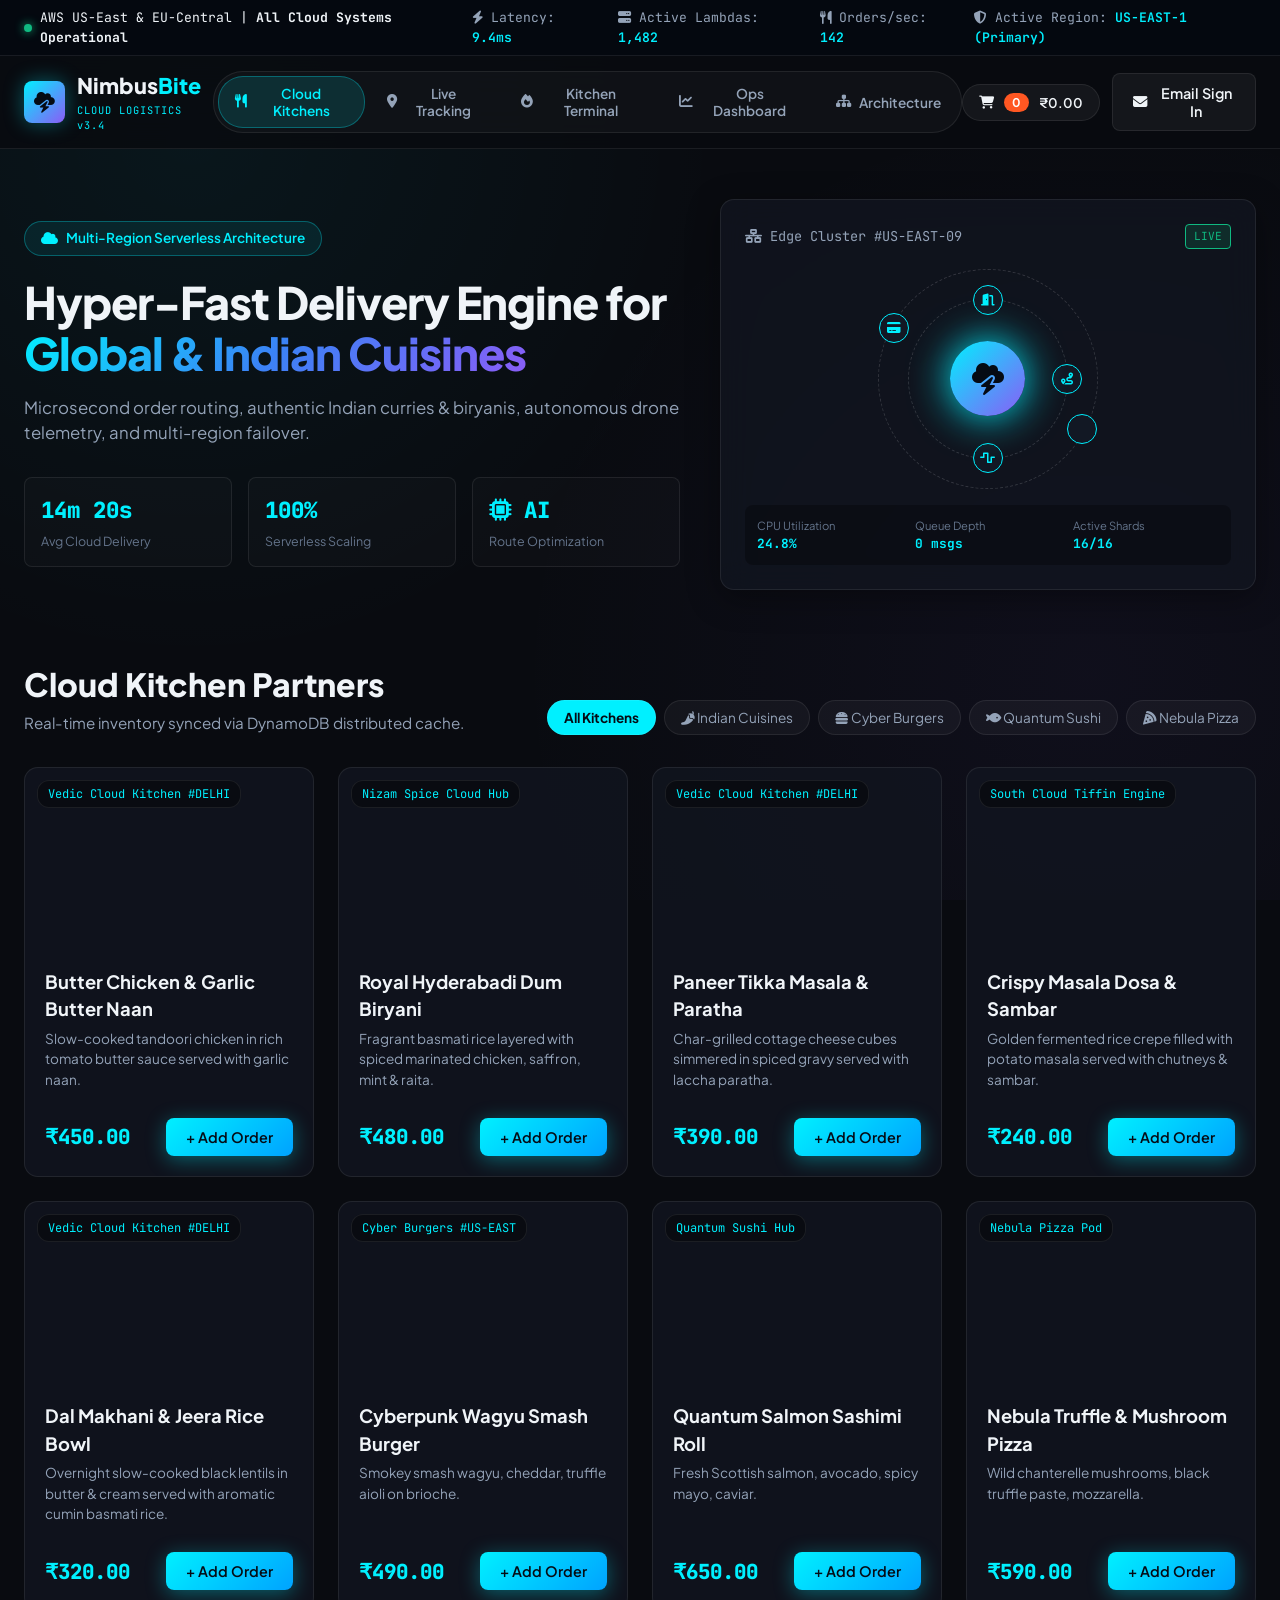
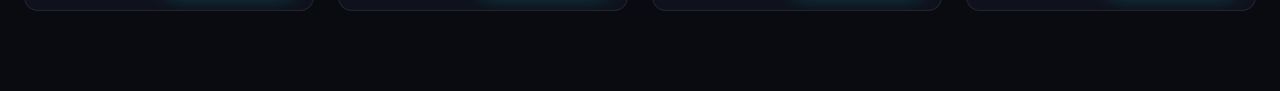
<file: index.html>
<!DOCTYPE html>
<html lang="en">
<head>
    <meta charset="UTF-8">
    <meta name="viewport" content="width=device-width, initial-scale=1.0">
    <title>NimbusBite | Cloud Food Delivery (INR ₹ Pricing)</title>
    <!-- Google Fonts -->
    <link rel="preconnect" href="https://fonts.googleapis.com">
    <link rel="preconnect" href="https://fonts.gstatic.com" crossorigin>
    <link href="https://fonts.googleapis.com/css2?family=JetBrains+Mono:wght@400;600;800&family=Plus+Jakarta+Sans:wght@300;400;500;600;700;800&display=swap" rel="stylesheet">
    <!-- FontAwesome icons -->
    <link rel="stylesheet" href="https://cdnjs.cloudflare.com/ajax/libs/font-awesome/6.4.0/css/all.min.css">
    
        <link rel="stylesheet" href="style.css">

</head>
<body>
    <!-- Top Global Cloud Bar -->
    <header class="global-cloud-bar">
        <div class="container bar-content">
            <div class="cloud-status-indicator">
                <span class="pulse-dot" id="global-pulse-dot"></span>
                <span class="status-text" id="global-status-text">AWS US-East & EU-Central | <strong>All Cloud Systems Operational</strong></span>
            </div>
            <div class="metrics-ticker">
                <div class="metric-item"><i class="fa-solid fa-bolt"></i> Latency: <span id="ticker-latency">9.4ms</span></div>
                <div class="metric-item"><i class="fa-solid fa-server"></i> Active Lambdas: <span id="ticker-lambdas">1,482</span></div>
                <div class="metric-item"><i class="fa-solid fa-utensils"></i> Orders/sec: <span id="ticker-ops">142</span></div>
                <div class="metric-item"><i class="fa-solid fa-shield-halved"></i> Active Region: <span id="ticker-region">US-EAST-1 (Primary)</span></div>
            </div>
        </div>
    </header>

    <!-- Navigation Header -->
    <nav class="main-navbar">
        <div class="container nav-container">
            <a href="#" class="brand-logo">
                <div class="logo-icon"><i class="fa-solid fa-cloud-bolt"></i></div>
                <div class="logo-text">
                    <span class="brand-name">Nimbus<span class="accent-text">Bite</span></span>
                    <span class="brand-tag">CLOUD LOGISTICS v3.4</span>
                </div>
            </a>
            <div class="nav-links">
                <button class="nav-btn active" data-tab="tab-ordering"><i class="fa-solid fa-utensils"></i> Cloud Kitchens</button>
                <button class="nav-btn" data-tab="tab-tracking"><i class="fa-solid fa-location-dot"></i> Live Tracking</button>
                <button class="nav-btn" data-tab="tab-kitchen"><i class="fa-solid fa-fire"></i> Kitchen Terminal</button>
                <button class="nav-btn" data-tab="tab-dashboard"><i class="fa-solid fa-chart-line"></i> Ops Dashboard</button>
                <button class="nav-btn" data-tab="tab-architecture"><i class="fa-solid fa-sitemap"></i> Architecture</button>
            </div>
            
            <div class="nav-actions">
                <button class="cart-trigger-btn" id="open-cart-btn">
                    <i class="fa-solid fa-cart-shopping"></i>
                    <span class="cart-badge" id="cart-count">0</span>
                    <span id="cart-total-nav">₹0.00</span>
                </button>

                <div id="nav-auth-container">
                    <button class="btn btn-outline" id="open-login-btn">
                        <i class="fa-solid fa-envelope"></i> Email Sign In
                    </button>
                </div>
            </div>
        </div>
    </nav>

    <!-- Hero Banner -->
    <main class="main-content">
        <section class="hero-banner">
            <div class="container hero-container">
                <div class="hero-text-col">
                    <div class="cloud-pill"><i class="fa-solid fa-cloud"></i> Multi-Region Serverless Architecture</div>
                    <h1 class="hero-title">Hyper-Fast Delivery Engine for <span class="gradient-text">Global & Indian Cuisines</span></h1>
                    <p class="hero-subtitle">Microsecond order routing, authentic Indian curries & biryanis, autonomous drone telemetry, and multi-region failover.</p>
                    <div class="hero-stats-grid">
                        <div class="hero-stat-card"><div class="stat-value">14m 20s</div><div class="stat-label">Avg Cloud Delivery</div></div>
                        <div class="hero-stat-card"><div class="stat-value">100%</div><div class="stat-label">Serverless Scaling</div></div>
                        <div class="hero-stat-card"><div class="stat-value"><i class="fa-solid fa-microchip"></i> AI</div><div class="stat-label">Route Optimization</div></div>
                    </div>
                </div>
                <div class="hero-visual-col">
                    <div class="cloud-node-card glass-panel">
                        <div class="node-header"><span class="node-title"><i class="fa-solid fa-network-wired"></i> Edge Cluster #US-EAST-09</span><span class="node-badge">LIVE</span></div>
                        <div class="node-visualizer">
                            <div class="cloud-core"><i class="fa-solid fa-cloud-bolt"></i></div>
                            <div class="orbital-ring ring-1">
                                <div class="orbital-node n1" title="API Gateway"><i class="fa-solid fa-door-open"></i></div>
                                <div class="orbital-node n2" title="Kafka Stream"><i class="fa-solid fa-wave-square"></i></div>
                                <div class="orbital-node n3" title="Geo Dispatch Engine"><i class="fa-solid fa-route"></i></div>
                            </div>
                            <div class="orbital-ring ring-2">
                                <div class="orbital-node n4" title="Payment Lambda"><i class="fa-solid fa-credit-card"></i></div>
                                <div class="orbital-node n5" title="Drone Mesh"><i class="fa-solid fa-drone"></i></div>
                            </div>
                        </div>
                        <div class="node-footer-metrics">
                            <div class="mini-metric"><span>CPU Utilization</span><strong id="node-cpu">24.8%</strong></div>
                            <div class="mini-metric"><span>Queue Depth</span><strong>0 msgs</strong></div>
                            <div class="mini-metric"><span>Active Shards</span><strong>16/16</strong></div>
                        </div>
                    </div>
                </div>
            </div>
        </section>

        <!-- Tab 1: Cloud Kitchens with Indian Cuisine Filter & INR Pricing -->
        <section class="tab-pane active" id="tab-ordering">
            <div class="container">
                <div class="section-header">
                    <div><h2 class="section-title">Cloud Kitchen Partners</h2><p class="section-subtitle">Real-time inventory synced via DynamoDB distributed cache.</p></div>
                    <div class="filter-controls">
                        <button class="filter-btn active" data-category="all">All Kitchens</button>
                        <button class="filter-btn" data-category="indian"><i class="fa-solid fa-pepper-hot"></i> Indian Cuisines</button>
                        <button class="filter-btn" data-category="burgers"><i class="fa-solid fa-burger"></i> Cyber Burgers</button>
                        <button class="filter-btn" data-category="sushi"><i class="fa-solid fa-fish"></i> Quantum Sushi</button>
                        <button class="filter-btn" data-category="pizza"><i class="fa-solid fa-pizza-slice"></i> Nebula Pizza</button>
                    </div>
                </div>
                <div class="menu-grid" id="menu-items-grid"></div>
            </div>
        </section>

        <!-- Tab 2: Dispatch & Telemetry Map -->
        <section class="tab-pane" id="tab-tracking">
            <div class="container">
                <div class="section-header">
                    <div><h2 class="section-title">Real-Time Dispatch Telemetry</h2><p class="section-subtitle">Live IoT stream carrying drone GPS coordinates.</p></div>
                    <button class="btn btn-secondary" id="simulate-order-btn"><i class="fa-solid fa-play"></i> Simulate Dispatch Order</button>
                </div>
                <div class="tracking-grid">
                    <div class="glass-panel map-container">
                        <div class="map-header">
                            <div><span class="pulse-dot active"></span> Stream: <code>wss://geo.nimbusbite.cloud/v3/feed</code></div>
                            <div>Autonomous Drone Mesh: <strong class="text-success">Active</strong></div>
                        </div>
                        <div class="map-viewport">
                            <div class="map-grid-lines"></div>
                            <div class="ai-heatmap-zone zone-1"></div>
                            <div class="ai-heatmap-zone zone-2"></div>
                            <div class="map-marker kitchen-marker" style="left: 20%; top: 30%;"><i class="fa-solid fa-store"></i><span class="marker-label">Vedic Hub Alpha</span></div>
                            <div class="map-marker customer-marker" style="left: 80%; top: 75%;"><i class="fa-solid fa-house-user"></i><span class="marker-label">Dropoff</span></div>
                            <div class="map-marker vehicle-marker" id="live-drone-marker" style="left: 20%; top: 30%;">
                                <div class="vehicle-icon"><i class="fa-solid fa-drone"></i></div>
                                <div class="vehicle-tag">Drone-X9 (<span id="drone-eta">12 min</span>)</div>
                            </div>
                            <svg class="map-path-svg" width="100%" height="100%"><path d="M 120 150 Q 300 100 480 375" fill="none" stroke="var(--accent-cyan)" stroke-width="3" stroke-dasharray="6,6"/></svg>
                        </div>
                        <div class="map-telemetry-bar">
                            <div>Altitude: <strong id="tel-alt">120m</strong></div>
                            <div>Speed: <strong id="tel-speed">48 km/h</strong></div>
                            <div>Battery: <strong>89%</strong></div>
                        </div>
                    </div>

                    <div class="glass-panel tracking-info-panel">
                        <h3 class="panel-heading"><i class="fa-solid fa-timeline"></i> Dispatch Pipeline</h3>
                        <div class="order-pipeline">
                            <div class="pipeline-step completed"><div class="step-icon"><i class="fa-solid fa-cloud-arrow-up"></i></div><div>Order Received (API Gateway)</div></div>
                            <div class="pipeline-step completed"><div class="step-icon"><i class="fa-solid fa-fire"></i></div><div>Cloud Kitchen Prep</div></div>
                            <div class="pipeline-step active"><div class="step-icon"><i class="fa-solid fa-drone"></i></div><div>Drone Dispatched</div></div>
                            <div class="pipeline-step" id="step-delivered"><div class="step-icon"><i class="fa-solid fa-circle-check"></i></div><div>Final Dropoff</div></div>
                        </div>
                        <h4 style="margin: 20px 0 10px;"><i class="fa-solid fa-terminal"></i> Kafka Event Topics</h4>
                        <div class="event-terminal" id="event-terminal-log">
                            <div><span class="log-time">[16:59:12]</span> <span class="log-topic">orders.created</span> -> Butter Chicken & Biryani order validated.</div>
                            <div><span class="log-time">[16:59:15]</span> <span class="log-topic">payments.processed</span> -> Stripe 200 OK.</div>
                        </div>
                    </div>
                </div>
            </div>
        </section>

        <!-- Tab 3: Kitchen Terminal -->
        <section class="tab-pane" id="tab-kitchen">
            <div class="container">
                <div class="section-header">
                    <div><h2 class="section-title">Cloud Kitchen Operator Terminal</h2><p class="section-subtitle">Real-time order prep queue synchronized via WebSockets.</p></div>
                    <button class="btn btn-outline" id="add-mock-order-btn"><i class="fa-solid fa-plus"></i> Inject Mock Order to Station</button>
                </div>
                <div class="kitchen-queue-grid" id="kitchen-queue-grid"></div>
            </div>
        </section>

        <!-- Tab 4: Cloud Telemetry Dashboard -->
        <section class="tab-pane" id="tab-dashboard">
            <div class="container">
                <div class="section-header">
                    <div><h2 class="section-title">Cloud Infrastructure Telemetry</h2><p class="section-subtitle">Real-time health monitoring of microservices and multi-region failover.</p></div>
                    <div style="display:flex; gap:10px;">
                        <button class="btn btn-outline" id="trigger-spike-btn"><i class="fa-solid fa-bolt"></i> Rush (+5,000 reqs/sec)</button>
                        <button class="btn btn-secondary" id="trigger-failover-btn"><i class="fa-solid fa-triangle-exclamation"></i> Failover (US-East Outage)</button>
                    </div>
                </div>
                <div class="dashboard-grid">
                    <div class="dash-card glass-panel"><div class="card-head"><span>API Gateway Throughput</span><span class="badge green">Healthy</span></div><div class="card-big-stat" id="dash-throughput">4,280 <small>req/sec</small></div><div class="stat-progress"><div class="progress-bar" style="width: 42%;" id="bar-throughput"></div></div></div>
                    <div class="dash-card glass-panel"><div class="card-head"><span>p99 Latency</span><span class="badge blue">Optimal</span></div><div class="card-big-stat" id="dash-latency">11.2 <small>ms</small></div><div class="stat-progress"><div class="progress-bar" style="width: 20%;" id="bar-latency"></div></div></div>
                    <div class="dash-card glass-panel"><div class="card-head"><span>Auto-Scaling Pods</span><span class="badge purple">Active</span></div><div class="card-big-stat" id="dash-pods">64 / 256</div><div class="stat-progress"><div class="progress-bar" style="width: 25%;" id="bar-pods"></div></div></div>
                    <div class="dash-card glass-panel"><div class="card-head"><span>DynamoDB IOPS</span><span class="badge green">Distributed</span></div><div class="card-big-stat" id="dash-iops">18,500 <small>IOPS</small></div><div class="stat-progress"><div class="progress-bar" style="width: 35%;" id="bar-iops"></div></div></div>
                </div>
            </div>
        </section>

        <!-- Tab 5: Architecture Diagram -->
        <section class="tab-pane" id="tab-architecture">
            <div class="container">
                <div class="section-header"><div><h2 class="section-title">Cloud Architecture Diagram</h2><p class="section-subtitle">Fault-tolerant serverless architecture pipeline.</p></div></div>
                <div class="glass-panel architecture-container">
                    <div class="arch-flow">
                        <div class="arch-layer"><div class="layer-title">1. Client Layer</div><div class="arch-card"><h4>Customer App</h4><p>HTML5 / PWA</p></div></div>
                        <div class="arch-layer"><div class="layer-title">2. Edge Gateway</div><div class="arch-card highlight"><h4>API Gateway</h4><p>Auth & Throttling</p></div></div>
                        <div class="arch-layer"><div class="layer-title">3. Serverless Mesh</div><div class="arch-card"><h4>AWS Lambda / Kafka</h4><p>Microservices</p></div></div>
                        <div class="arch-layer"><div class="layer-title">4. Multi-Region DB</div><div class="arch-card"><h4>DynamoDB Global</h4><p>Multi-Region Replicas</p></div></div>
                    </div>
                </div>
            </div>
        </section>
    </main>

    <!-- Cart Drawer with INR ₹ Totals -->
    <div class="cart-drawer-overlay" id="cart-drawer">
        <div class="cart-drawer-content">
            <div class="drawer-header"><h3><i class="fa-solid fa-bag-shopping"></i> Your Cloud Order</h3><button class="close-btn" id="close-cart-btn"><i class="fa-solid fa-xmark"></i></button></div>
            <div class="drawer-body" id="cart-items-container"></div>
            <div class="drawer-footer">
                <div class="summary-line"><span>Subtotal</span><span id="cart-subtotal">₹0.00</span></div>
                <div class="summary-line"><span>Cloud Serverless Dispatch Fee</span><span>₹49.00</span></div>
                <div class="summary-line total"><span>Total Amount</span><span id="cart-grand-total">₹49.00</span></div>
                <button class="btn btn-primary btn-block" id="checkout-btn" disabled><i class="fa-solid fa-bolt"></i> Place Cloud Order (₹ INR)</button>
            </div>
        </div>
    </div>

    <!-- Email Authentication Modal -->
    <div class="modal-overlay" id="login-modal">
        <div class="modal-card">
            <div style="display:flex; justify-content:space-between; align-items:flex-start;">
                <div>
                    <h3 class="modal-title"><i class="fa-solid fa-envelope accent-text"></i> Email Portal</h3>
                    <p class="modal-subtitle">Cloud User Authentication & JWT Session</p>
                </div>
                <button class="close-btn" id="close-login-btn"><i class="fa-solid fa-xmark"></i></button>
            </div>

            <div class="auth-tab-buttons">
                <button class="auth-tab-btn active" id="tab-btn-signin">Sign In</button>
                <button class="auth-tab-btn" id="tab-btn-register">Register New Account</button>
            </div>

            <form id="signin-form">
                <div class="form-group">
                    <label class="form-label">Email Address</label>
                    <input type="email" class="form-input" id="signin-email" placeholder="user@nimbusbite.cloud" value="aarav.sharma@nimbusbite.cloud" required>
                </div>
                <div class="form-group">
                    <label class="form-label">Password</label>
                    <input type="password" class="form-input" id="signin-password" value="Password123" required>
                </div>
                <button type="submit" class="btn btn-primary btn-block" style="margin-top: 10px;">
                    <i class="fa-solid fa-right-to-bracket"></i> Sign In to Account
                </button>
            </form>

            <form id="register-form" class="hidden">
                <div class="form-group">
                    <label class="form-label">Full Name</label>
                    <input type="text" class="form-input" id="reg-name" placeholder="John Doe" required>
                </div>
                <div class="form-group">
                    <label class="form-label">Email Address</label>
                    <input type="email" class="form-input" id="reg-email" placeholder="john@example.com" required>
                </div>
                <div class="form-group">
                    <label class="form-label">Create Password</label>
                    <input type="password" class="form-input" id="reg-password" placeholder="Min 6 characters" required>
                </div>
                <button type="submit" class="btn btn-primary btn-block" style="margin-top: 10px;">
                    <i class="fa-solid fa-user-plus"></i> Create Cloud Account
                </button>
            </form>
        </div>
    </div>

    <div class="toast-container" id="toast-container"></div>

        <script src="script.js"></script>
</body>
</html>
</file>
<file: style.css>
:root {
            --bg-dark: #090B10;
            --bg-card: rgba(18, 22, 32, 0.75);
            --border-glass: rgba(255, 255, 255, 0.08);
            --border-accent: rgba(0, 240, 255, 0.3);
            --text-primary: #F0F4F8;
            --text-secondary: #94A3B8;
            --text-muted: #64748B;
            --accent-cyan: #00F0FF;
            --accent-cyan-glow: rgba(0, 240, 255, 0.35);
            --accent-orange: #FF5722;
            --accent-orange-glow: rgba(255, 87, 34, 0.35);
            --accent-purple: #8B5CF6;
            --accent-green: #10B981;
            --font-main: 'Plus Jakarta Sans', sans-serif;
            --font-mono: 'JetBrains Mono', monospace;
            --transition-fast: 0.2s cubic-bezier(0.4, 0, 0.2, 1);
            --transition-smooth: 0.35s cubic-bezier(0.4, 0, 0.2, 1);
            --radius-sm: 8px;
            --radius-md: 14px;
        }

        * { margin: 0; padding: 0; box-sizing: border-box; }
        body {
            background-color: var(--bg-dark);
            background-image: 
                radial-gradient(circle at 15% 15%, rgba(0, 240, 255, 0.05) 0%, transparent 40%),
                radial-gradient(circle at 85% 75%, rgba(139, 92, 246, 0.05) 0%, transparent 45%);
            background-attachment: fixed;
            color: var(--text-primary);
            font-family: var(--font-main);
            line-height: 1.5;
            overflow-x: hidden;
        }
        .container { max-width: 1280px; margin: 0 auto; padding: 0 24px; }
        .glass-panel {
            background: var(--bg-card);
            backdrop-filter: blur(16px);
            border: 1px solid var(--border-glass);
            border-radius: var(--radius-md);
            box-shadow: 0 8px 32px 0 rgba(0, 0, 0, 0.37);
        }
        .gradient-text {
            background: linear-gradient(135deg, var(--accent-cyan), #3B82F6, var(--accent-purple));
            -webkit-background-clip: text;
            -webkit-text-fill-color: transparent;
        }
        .accent-text { color: var(--accent-cyan); }
        .text-success { color: var(--accent-green); }
        .hidden { display: none !important; }

        /* Buttons */
        .btn {
            display: inline-flex; align-items: center; justify-content: center; gap: 10px;
            padding: 10px 20px; font-family: var(--font-main); font-weight: 600; font-size: 0.9rem;
            border-radius: var(--radius-sm); border: none; cursor: pointer; transition: var(--transition-fast);
        }
        .btn-primary { background: linear-gradient(135deg, var(--accent-cyan), #00A3FF); color: #050B14; box-shadow: 0 4px 20px var(--accent-cyan-glow); }
        .btn-primary:hover { transform: translateY(-2px); box-shadow: 0 6px 24px rgba(0, 240, 255, 0.5); }
        .btn-secondary { background: linear-gradient(135deg, var(--accent-orange), #E64A19); color: #FFF; box-shadow: 0 4px 20px var(--accent-orange-glow); }
        .btn-outline { background: rgba(255, 255, 255, 0.05); color: var(--text-primary); border: 1px solid var(--border-glass); }
        .btn-outline:hover { border-color: var(--accent-cyan); background: rgba(0, 240, 255, 0.08); }
        .btn-block { width: 100%; }

        /* Header Bar */
        .global-cloud-bar { background: rgba(5, 8, 15, 0.95); border-bottom: 1px solid var(--border-glass); padding: 8px 0; font-size: 0.82rem; font-family: var(--font-mono); }
        .bar-content { display: flex; justify-content: space-between; align-items: center; }
        .cloud-status-indicator { display: flex; align-items: center; gap: 8px; }
        .pulse-dot { width: 8px; height: 8px; border-radius: 50%; background-color: var(--accent-green); box-shadow: 0 0 10px var(--accent-green); animation: pulse 2s infinite; }
        .pulse-dot.failover { background-color: var(--accent-orange); box-shadow: 0 0 10px var(--accent-orange); }
        @keyframes pulse { 0% { transform: scale(0.95); } 50% { transform: scale(1.1); } 100% { transform: scale(0.95); } }
        .metrics-ticker { display: flex; gap: 20px; color: var(--text-secondary); }
        .metrics-ticker span { color: var(--accent-cyan); font-weight: 600; }

        /* Navbar */
        .main-navbar { position: sticky; top: 0; z-index: 100; background: rgba(9, 11, 16, 0.85); backdrop-filter: blur(20px); border-bottom: 1px solid var(--border-glass); padding: 14px 0; }
        .nav-container { display: flex; justify-content: space-between; align-items: center; }
        .brand-logo { display: flex; align-items: center; gap: 12px; text-decoration: none; color: var(--text-primary); }
        .logo-icon { width: 42px; height: 42px; border-radius: var(--radius-sm); background: linear-gradient(135deg, var(--accent-cyan), var(--accent-purple)); display: flex; align-items: center; justify-content: center; font-size: 1.3rem; color: #050B14; box-shadow: 0 0 20px var(--accent-cyan-glow); }
        .brand-name { font-weight: 800; font-size: 1.35rem; }
        .brand-tag { font-family: var(--font-mono); font-size: 0.65rem; color: var(--accent-cyan); letter-spacing: 1px; display: block; }
        .nav-links { display: flex; gap: 6px; background: rgba(255, 255, 255, 0.03); padding: 4px; border-radius: 30px; border: 1px solid var(--border-glass); }
        .nav-btn { background: transparent; border: none; color: var(--text-secondary); padding: 8px 16px; font-family: var(--font-main); font-weight: 600; font-size: 0.85rem; border-radius: 25px; cursor: pointer; transition: var(--transition-fast); display: flex; align-items: center; gap: 8px; }
        .nav-btn.active { background: rgba(0, 240, 255, 0.12); color: var(--accent-cyan); border: 1px solid var(--border-accent); }
        
        .nav-actions { display: flex; align-items: center; gap: 12px; }
        .cart-trigger-btn { background: rgba(255, 255, 255, 0.05); border: 1px solid var(--border-glass); color: var(--text-primary); padding: 8px 16px; border-radius: 30px; cursor: pointer; display: flex; align-items: center; gap: 10px; font-family: var(--font-main); font-weight: 600; }
        .cart-badge { background: var(--accent-orange); color: #FFF; font-size: 0.75rem; padding: 2px 8px; border-radius: 12px; font-weight: 700; }

        /* Profile Badge */
        .user-profile-badge { display: flex; align-items: center; gap: 10px; background: rgba(0, 240, 255, 0.08); border: 1px solid var(--border-accent); padding: 4px 12px 4px 6px; border-radius: 30px; }
        .user-avatar { width: 32px; height: 32px; border-radius: 50%; background: linear-gradient(135deg, var(--accent-purple), var(--accent-cyan)); display: flex; align-items: center; justify-content: center; font-weight: 700; color: #FFF; font-size: 0.85rem; }
        .user-info-text { display: flex; flex-direction: column; font-size: 0.78rem; }
        .user-info-name { font-weight: 700; color: var(--text-primary); line-height: 1.1; }
        .user-info-email { font-family: var(--font-mono); font-size: 0.65rem; color: var(--accent-cyan); }
        .logout-icon-btn { background: transparent; border: none; color: var(--text-muted); cursor: pointer; padding: 4px; font-size: 0.9rem; transition: var(--transition-fast); }
        .logout-icon-btn:hover { color: var(--accent-orange); }

        /* Hero */
        .hero-banner { padding: 50px 0 30px; }
        .hero-container { display: grid; grid-template-columns: 1.1fr 0.9fr; gap: 40px; align-items: center; }
        .cloud-pill { display: inline-flex; align-items: center; gap: 8px; padding: 6px 16px; border-radius: 20px; background: rgba(0, 240, 255, 0.08); border: 1px solid var(--border-accent); color: var(--accent-cyan); font-size: 0.85rem; font-weight: 600; margin-bottom: 20px; }
        .hero-title { font-size: 2.8rem; font-weight: 800; line-height: 1.15; margin-bottom: 16px; letter-spacing: -1px; }
        .hero-subtitle { color: var(--text-secondary); font-size: 1.05rem; margin-bottom: 32px; }
        .hero-stats-grid { display: grid; grid-template-columns: repeat(3, 1fr); gap: 16px; }
        .hero-stat-card { background: rgba(255, 255, 255, 0.02); border: 1px solid var(--border-glass); border-radius: var(--radius-sm); padding: 16px; }
        .stat-value { font-family: var(--font-mono); font-size: 1.4rem; font-weight: 800; color: var(--accent-cyan); }
        .stat-label { font-size: 0.78rem; color: var(--text-muted); margin-top: 4px; }

        /* Cloud Node Visualizer */
        .cloud-node-card { padding: 24px; position: relative; overflow: hidden; }
        .node-header { display: flex; justify-content: space-between; align-items: center; margin-bottom: 20px; }
        .node-title { font-family: var(--font-mono); font-size: 0.85rem; color: var(--text-secondary); }
        .node-badge { font-size: 0.7rem; font-family: var(--font-mono); padding: 3px 8px; border-radius: 4px; background: rgba(16, 185, 129, 0.15); color: var(--accent-green); border: 1px solid var(--accent-green); }
        .node-visualizer { height: 220px; position: relative; display: flex; align-items: center; justify-content: center; }
        .cloud-core { width: 75px; height: 75px; border-radius: 50%; background: linear-gradient(135deg, var(--accent-cyan), var(--accent-purple)); display: flex; align-items: center; justify-content: center; font-size: 2rem; color: #050B14; box-shadow: 0 0 40px var(--accent-cyan); z-index: 2; }
        .orbital-ring { position: absolute; border: 1px dashed rgba(255, 255, 255, 0.15); border-radius: 50%; animation: rotateRing 20s linear infinite; }
        .ring-1 { width: 160px; height: 160px; }
        .ring-2 { width: 220px; height: 220px; animation-duration: 30s; animation-direction: reverse; }
        @keyframes rotateRing { 100% { transform: rotate(360deg); } }
        .orbital-node { position: absolute; width: 30px; height: 30px; border-radius: 50%; background: #121824; border: 1px solid var(--accent-cyan); display: flex; align-items: center; justify-content: center; font-size: 0.75rem; color: var(--accent-cyan); }
        .n1 { top: -15px; left: 50%; transform: translateX(-50%); }
        .n2 { bottom: -15px; left: 50%; transform: translateX(-50%); }
        .n3 { top: 50%; right: -15px; transform: translateY(-50%); }
        .n4 { top: 20%; left: 0; }
        .n5 { bottom: 20%; right: 0; }
        .node-footer-metrics { display: grid; grid-template-columns: repeat(3, 1fr); gap: 12px; background: rgba(0, 0, 0, 0.3); padding: 12px; border-radius: var(--radius-sm); margin-top: 16px; font-size: 0.8rem; }
        .mini-metric span { display: block; color: var(--text-muted); font-size: 0.7rem; }
        .mini-metric strong { font-family: var(--font-mono); color: var(--accent-cyan); }

        /* Tabs & Panes */
        .tab-pane { display: none; padding: 40px 0 80px; }
        .tab-pane.active { display: block; animation: fadeIn 0.3s ease-in-out; }
        @keyframes fadeIn { from { opacity: 0; transform: translateY(10px); } to { opacity: 1; transform: translateY(0); } }
        .section-header { display: flex; justify-content: space-between; align-items: flex-end; margin-bottom: 32px; }
        .section-title { font-size: 2rem; font-weight: 800; }
        .section-subtitle { color: var(--text-secondary); font-size: 0.95rem; margin-top: 4px; }
        .filter-controls { display: flex; gap: 8px; flex-wrap: wrap; }
        .filter-btn { background: rgba(255, 255, 255, 0.04); border: 1px solid var(--border-glass); color: var(--text-secondary); padding: 8px 16px; border-radius: 20px; font-family: var(--font-main); font-size: 0.85rem; cursor: pointer; transition: var(--transition-fast); }
        .filter-btn.active { background: var(--accent-cyan); color: #050B14; font-weight: 700; }

        /* Food Cards Grid */
        .menu-grid { display: grid; grid-template-columns: repeat(auto-fill, minmax(280px, 1fr)); gap: 24px; }
        .food-card { background: var(--bg-card); border: 1px solid var(--border-glass); border-radius: var(--radius-md); overflow: hidden; transition: var(--transition-smooth); display: flex; flex-direction: column; }
        .food-card:hover { transform: translateY(-6px); border-color: var(--border-accent); box-shadow: 0 12px 30px rgba(0, 240, 255, 0.15); }
        .food-img-wrapper { height: 180px; position: relative; background-size: cover; background-position: center; }
        .cloud-kitchen-badge { position: absolute; top: 12px; left: 12px; background: rgba(9, 11, 16, 0.85); backdrop-filter: blur(8px); border: 1px solid var(--border-glass); color: var(--accent-cyan); font-size: 0.75rem; font-family: var(--font-mono); padding: 4px 10px; border-radius: 12px; }
        .food-details { padding: 20px; display: flex; flex-direction: column; flex-grow: 1; }
        .food-title { font-size: 1.15rem; font-weight: 700; margin-bottom: 6px; }
        .food-desc { color: var(--text-secondary); font-size: 0.85rem; margin-bottom: 16px; flex-grow: 1; }
        .food-footer { display: flex; justify-content: space-between; align-items: center; margin-top: 12px; }
        .food-price { font-family: var(--font-mono); font-size: 1.3rem; font-weight: 800; color: var(--accent-cyan); }

        /* Tracking Map Simulator */
        .tracking-grid { display: grid; grid-template-columns: 1.2fr 0.8fr; gap: 24px; }
        .map-container { padding: 20px; }
        .map-header { display: flex; justify-content: space-between; font-size: 0.85rem; margin-bottom: 16px; }
        .map-viewport { height: 380px; background: #0B0F19; border-radius: var(--radius-sm); border: 1px solid var(--border-glass); position: relative; overflow: hidden; }
        .map-grid-lines { position: absolute; inset: 0; background-image: linear-gradient(rgba(255, 255, 255, 0.04) 1px, transparent 1px), linear-gradient(90deg, rgba(255, 255, 255, 0.04) 1px, transparent 1px); background-size: 30px 30px; }
        .ai-heatmap-zone { position: absolute; border-radius: 50%; filter: blur(25px); opacity: 0.45; animation: heatPulse 4s ease-in-out infinite alternate; }
        .zone-1 { width: 180px; height: 180px; background: var(--accent-orange); left: 15%; top: 20%; }
        .zone-2 { width: 220px; height: 220px; background: var(--accent-purple); left: 60%; top: 50%; }
        @keyframes heatPulse { 0% { transform: scale(0.9); } 100% { transform: scale(1.15); } }
        .map-marker { position: absolute; z-index: 10; transform: translate(-50%, -50%); display: flex; flex-direction: column; align-items: center; }
        .kitchen-marker { color: var(--accent-purple); font-size: 1.8rem; }
        .customer-marker { color: var(--accent-orange); font-size: 1.8rem; }
        .vehicle-marker { color: var(--accent-cyan); transition: all 0.5s ease; }
        .vehicle-icon { width: 40px; height: 40px; background: #050B14; border: 2px solid var(--accent-cyan); border-radius: 50%; display: flex; align-items: center; justify-content: center; font-size: 1.2rem; box-shadow: 0 0 20px var(--accent-cyan); }
        .marker-label, .vehicle-tag { font-family: var(--font-mono); font-size: 0.7rem; background: rgba(5, 11, 20, 0.9); border: 1px solid var(--border-glass); padding: 2px 8px; border-radius: 4px; margin-top: 4px; }
        .map-telemetry-bar { display: flex; justify-content: space-around; background: rgba(0, 0, 0, 0.4); padding: 12px; border-radius: var(--radius-sm); margin-top: 16px; font-family: var(--font-mono); font-size: 0.8rem; }

        /* Pipeline & Logs */
        .tracking-info-panel { padding: 24px; }
        .order-pipeline { display: flex; flex-direction: column; gap: 16px; }
        .pipeline-step { display: flex; gap: 16px; align-items: center; opacity: 0.4; }
        .pipeline-step.completed, .pipeline-step.active { opacity: 1; }
        .step-icon { width: 36px; height: 36px; border-radius: 50%; background: rgba(255, 255, 255, 0.05); border: 1px solid var(--border-glass); display: flex; align-items: center; justify-content: center; }
        .pipeline-step.completed .step-icon { background: rgba(16, 185, 129, 0.15); border-color: var(--accent-green); color: var(--accent-green); }
        .pipeline-step.active .step-icon { background: rgba(0, 240, 255, 0.15); border-color: var(--accent-cyan); color: var(--accent-cyan); }
        .event-terminal { background: #05080E; border: 1px solid var(--border-glass); border-radius: var(--radius-sm); padding: 14px; font-family: var(--font-mono); font-size: 0.75rem; height: 140px; overflow-y: auto; display: flex; flex-direction: column; gap: 6px; }
        .log-time { color: var(--text-muted); } .log-topic { color: var(--accent-cyan); font-weight: 600; }

        /* Kitchen Terminal Queue Grid */
        .kitchen-queue-grid { display: grid; grid-template-columns: repeat(auto-fill, minmax(320px, 1fr)); gap: 20px; }
        .kitchen-ticket { background: var(--bg-card); border: 1px solid var(--border-glass); border-radius: var(--radius-md); padding: 20px; display: flex; flex-direction: column; gap: 14px; }
        .ticket-header { display: flex; justify-content: space-between; align-items: center; border-bottom: 1px solid var(--border-glass); padding-bottom: 10px; }
        .ticket-id { font-family: var(--font-mono); font-weight: 800; color: var(--accent-cyan); }
        .ticket-items { list-style: none; display: flex; flex-direction: column; gap: 8px; font-size: 0.9rem; }
        .ticket-items li { display: flex; justify-content: space-between; }

        /* Ops Telemetry Dashboard */
        .dashboard-grid { display: grid; grid-template-columns: repeat(4, 1fr); gap: 20px; margin-bottom: 32px; }
        .dash-card { padding: 20px; }
        .card-head { display: flex; justify-content: space-between; font-size: 0.85rem; color: var(--text-secondary); margin-bottom: 12px; }
        .badge { font-family: var(--font-mono); font-size: 0.68rem; padding: 2px 8px; border-radius: 4px; }
        .badge.green { background: rgba(16, 185, 129, 0.15); color: var(--accent-green); }
        .badge.blue { background: rgba(0, 240, 255, 0.15); color: var(--accent-cyan); }
        .badge.purple { background: rgba(139, 92, 246, 0.15); color: var(--accent-purple); }
        .card-big-stat { font-family: var(--font-mono); font-size: 2rem; font-weight: 800; margin-bottom: 12px; }
        .stat-progress { height: 6px; background: rgba(255, 255, 255, 0.08); border-radius: 3px; overflow: hidden; margin-bottom: 10px; }
        .progress-bar { height: 100%; background: var(--accent-green); transition: width 0.5s ease; }

        /* Architecture Flow */
        .architecture-container { padding: 40px; }
        .arch-flow { display: flex; align-items: center; justify-content: space-between; gap: 16px; }
        .arch-layer { flex: 1; display: flex; flex-direction: column; gap: 16px; }
        .layer-title { font-family: var(--font-mono); font-size: 0.85rem; color: var(--accent-cyan); text-align: center; border-bottom: 1px solid var(--border-glass); padding-bottom: 8px; }
        .arch-card { background: rgba(255, 255, 255, 0.03); border: 1px solid var(--border-glass); border-radius: var(--radius-sm); padding: 16px; text-align: center; }
        .arch-card.highlight { border-color: var(--accent-cyan); background: rgba(0, 240, 255, 0.05); }

        /* Cart Slide-Over Drawer */
        .cart-drawer-overlay { position: fixed; inset: 0; background: rgba(0, 0, 0, 0.7); backdrop-filter: blur(8px); z-index: 200; opacity: 0; pointer-events: none; transition: var(--transition-smooth); }
        .cart-drawer-overlay.active { opacity: 1; pointer-events: auto; }
        .cart-drawer-content { position: absolute; top: 0; right: 0; width: 400px; height: 100%; background: #0B0E17; border-left: 1px solid var(--border-glass); display: flex; flex-direction: column; transform: translateX(100%); transition: var(--transition-smooth); }
        .cart-drawer-overlay.active .cart-drawer-content { transform: translateX(0); }
        .drawer-header { padding: 20px; border-bottom: 1px solid var(--border-glass); display: flex; justify-content: space-between; }
        .close-btn { background: transparent; border: none; color: var(--text-secondary); font-size: 1.4rem; cursor: pointer; }
        .drawer-body { flex-grow: 1; padding: 20px; overflow-y: auto; }
        .cart-item { display: flex; justify-content: space-between; align-items: center; padding: 12px 0; border-bottom: 1px solid var(--border-glass); }
        .drawer-footer { padding: 20px; border-top: 1px solid var(--border-glass); background: rgba(0, 0, 0, 0.2); }
        .summary-line { display: flex; justify-content: space-between; font-size: 0.9rem; margin-bottom: 8px; }
        .summary-line.total { font-size: 1.2rem; font-weight: 800; border-top: 1px dashed var(--border-glass); padding-top: 10px; }

        /* Email Auth Modal */
        .modal-overlay { position: fixed; inset: 0; background: rgba(0, 0, 0, 0.85); backdrop-filter: blur(12px); z-index: 300; display: flex; align-items: center; justify-content: center; opacity: 0; pointer-events: none; transition: var(--transition-smooth); }
        .modal-overlay.active { opacity: 1; pointer-events: auto; }
        .modal-card { width: 440px; padding: 32px; border-radius: var(--radius-md); background: #0E131F; border: 1px solid var(--border-glass); box-shadow: 0 16px 40px rgba(0, 0, 0, 0.6); }
        
        .auth-tab-buttons { display: flex; gap: 8px; background: rgba(255, 255, 255, 0.03); padding: 4px; border-radius: 8px; margin: 16px 0 20px; border: 1px solid var(--border-glass); }
        .auth-tab-btn { flex: 1; padding: 8px; background: transparent; border: none; color: var(--text-secondary); font-family: var(--font-main); font-weight: 600; font-size: 0.85rem; border-radius: 6px; cursor: pointer; transition: var(--transition-fast); }
        .auth-tab-btn.active { background: rgba(0, 240, 255, 0.12); color: var(--accent-cyan); border: 1px solid var(--border-accent); }

        .form-group { margin-bottom: 16px; }
        .form-label { display: block; font-size: 0.8rem; font-weight: 600; color: var(--text-secondary); margin-bottom: 6px; }
        .form-input {
            width: 100%; background: rgba(255, 255, 255, 0.04); border: 1px solid var(--border-glass);
            color: var(--text-primary); padding: 12px 16px; border-radius: var(--radius-sm);
            font-family: var(--font-main); font-size: 0.9rem; outline: none; transition: var(--transition-fast);
        }
        .form-input:focus { border-color: var(--accent-cyan); box-shadow: 0 0 12px var(--accent-cyan-glow); }

        /* Toasts */
        .toast-container { position: fixed; bottom: 24px; right: 24px; z-index: 400; display: flex; flex-direction: column; gap: 10px; }
        .toast { background: #0F172A; border: 1px solid var(--accent-cyan); padding: 12px 20px; border-radius: var(--radius-sm); font-size: 0.85rem; display: flex; align-items: center; gap: 10px; animation: toastIn 0.3s ease; }
        @keyframes toastIn { from { transform: translateX(100%); opacity: 0; } to { transform: translateX(0); opacity: 1; } }
</file>
